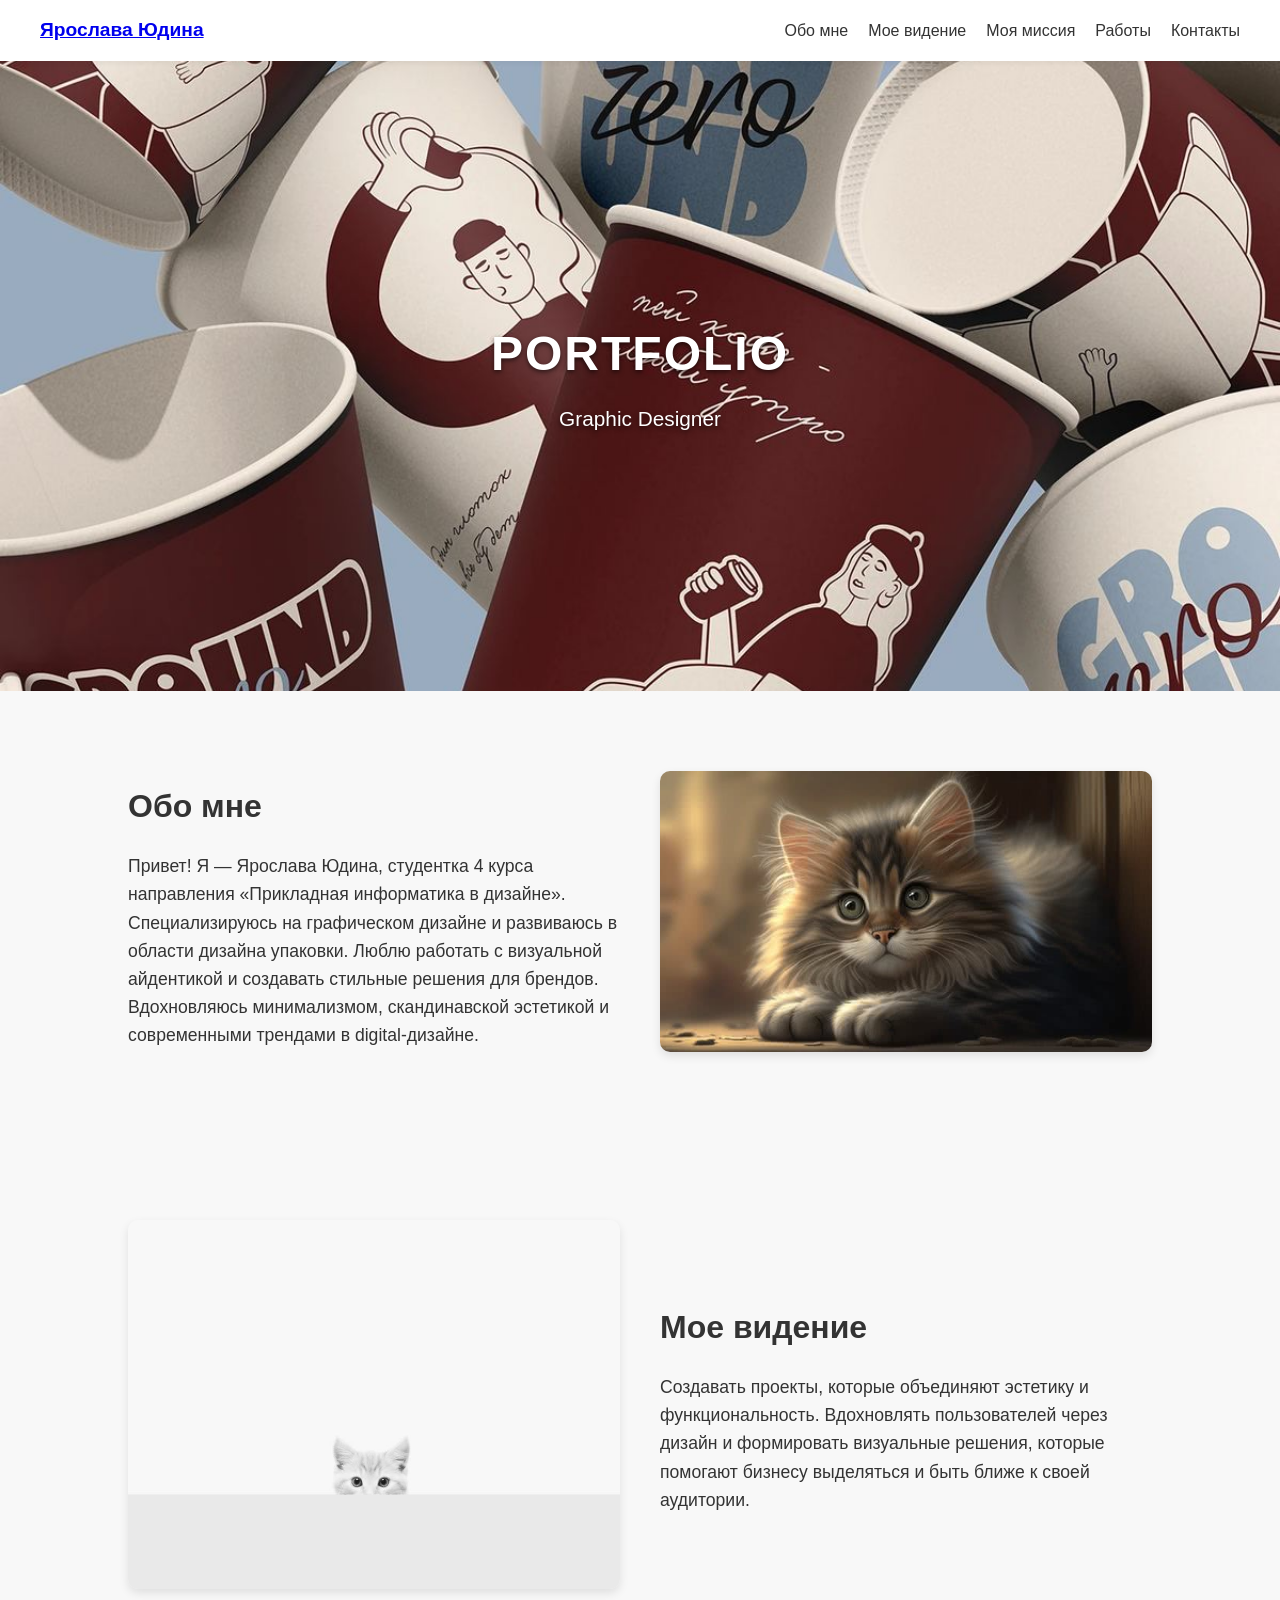
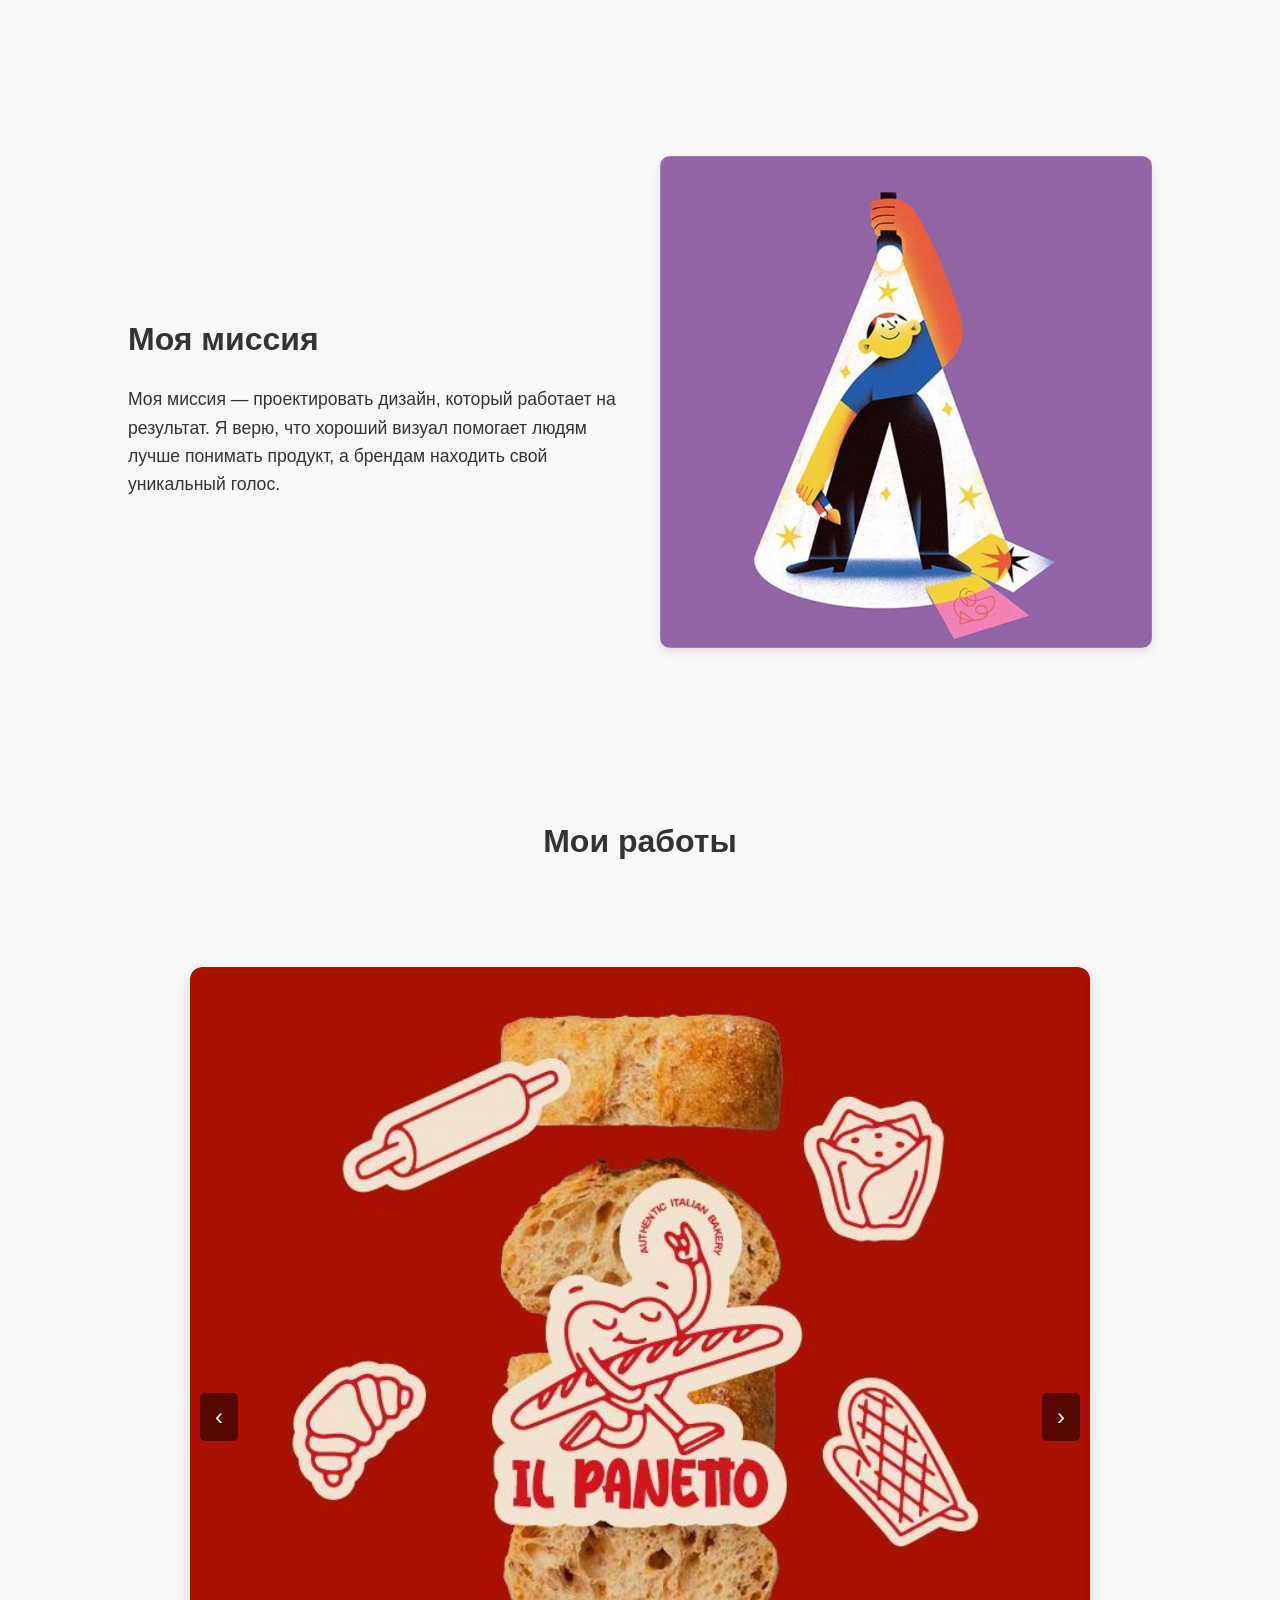
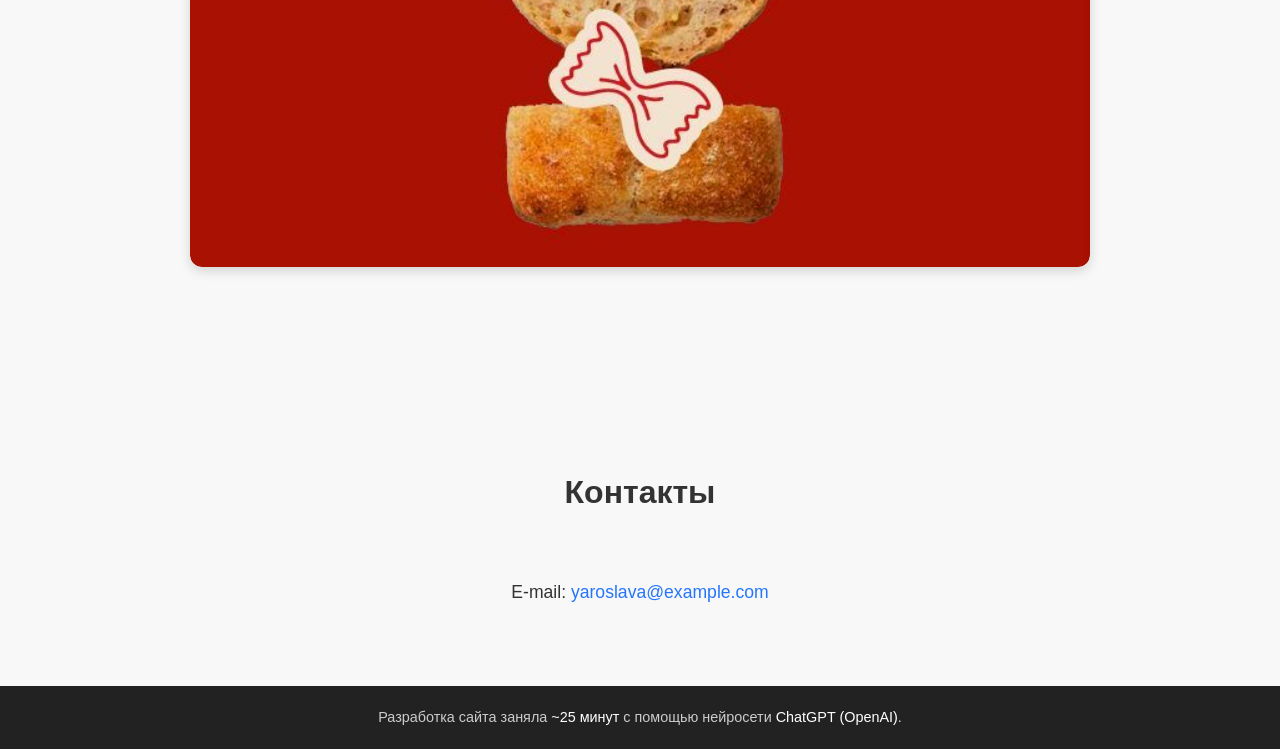
<file: index.html>
<!DOCTYPE html>
<html lang="ru">
<head>
  <meta charset="UTF-8">
  <meta name="viewport" content="width=device-width, initial-scale=1.0">
  <title>Портфолио — Ярослава Юдина</title>
  <link rel="stylesheet" href="style.css">
</head>
<body>

  <!-- Навигация -->
  <nav class="navbar">
    <a href="index.html"><div class="logo">Ярослава Юдина</div></a>
    <ul class="nav-links">
      <li><a href="#about">Обо мне</a></li>
      <li><a href="#vision">Мое видение</a></li>
      <li><a href="#mission">Моя миссия</a></li>
      <li><a href="project-details.html">Работы</a></li>
      <li><a href="#contacts">Контакты</a></li>
    </ul>
  </nav>

  <!-- Hero -->
  <header class="hero">
    <h1>PORTFOLIO</h1>
    <p>Graphic Designer</p>
  </header>

  <!-- Обо мне -->
  <section id="about" class="section about">
    <div class="text">
      <h2>Обо мне</h2>
      <p>Привет! Я — Ярослава Юдина, студентка 4 курса направления «Прикладная информатика в дизайне». Специализируюсь на графическом дизайне и развиваюсь в области дизайна упаковки. Люблю работать с визуальной айдентикой и создавать стильные решения для брендов.</p>
      <p>Вдохновляюсь минимализмом, скандинавской эстетикой и современными трендами в digital-дизайне.</p>
    </div>
    <div class="image">
      <img src="img/заставка1.jpg" alt="Ярослава Юдина">
    </div>
  </section>

  <!-- Vision -->
  <section id="vision" class="section vision">
    <div class="image">
      <img src="img/видение.jpg" alt="Vision">
    </div>
    <div class="text">
      <h2>Мое видение</h2>
      <p>Создавать проекты, которые объединяют эстетику и функциональность. Вдохновлять пользователей через дизайн и формировать визуальные решения, которые помогают бизнесу выделяться и быть ближе к своей аудитории.</p>
    </div>
  </section>

  <!-- Mission -->
  <section id="mission" class="section mission">
    <div class="text">
      <h2>Моя миссия</h2>
      <p>Моя миссия — проектировать дизайн, который работает на результат. Я верю, что хороший визуал помогает людям лучше понимать продукт, а брендам находить свой уникальный голос.</p>
    </div>
    <div class="image">
      <img src="img/миссия.jpg" alt="Mission">
    </div>
  </section>

<!-- Работы -->
<section id="works" class="section works">
  <h2>Мои работы</h2>

  <div class="slider-container">
    <div class="slider" id="slider">
      <div class="slide"><img src="img/работа1.jpg" alt="Работа 1"></div>
      <div class="slide"><img src="img/работа2.jpg" alt="Работа 2"></div>
      <div class="slide"><img src="img/работа3.jpg" alt="Работа 3"></div>
      <div class="slide"><img src="img/работа4.jpg" alt="Работа 4"></div>
    </div>

    <!-- Кнопки -->
    <button class="prev" onclick="prevSlide()">‹</button>
    <button class="next" onclick="nextSlide()">›</button>
  </div>
</section>


  <!-- Контакты -->
  <section id="contacts" class="section contacts">
    <h2>Контакты</h2>
    <p>E-mail: <a href="mailto:yaroslava@example.com">yaroslava@example.com</a></p>
  </section>

  <!-- Footer -->
  <footer>
    Разработка сайта заняла <span>~25 минут</span> с помощью нейросети <span>ChatGPT (OpenAI)</span>.
  </footer>

  <script src="script.js"></script>
</body>
</html>
</file>
<file: style.css>
* {
  margin: 0;
  padding: 0;
  box-sizing: border-box;
  font-family: 'Helvetica Neue', Arial, sans-serif;
}

body {
  background: #f8f8f8;
  color: #333;
  line-height: 1.6;
}

/* Навбар */
.navbar {
  position: sticky;
  top: 0;
  background: #fff;
  display: flex;
  justify-content: space-between;
  align-items: center;
  padding: 15px 40px;
  box-shadow: 0 2px 6px rgba(0,0,0,0.05);
  z-index: 10;
}

.logo {
  font-weight: bold;
  font-size: 1.2rem;
}

.nav-links {
  display: flex;
  gap: 20px;
  list-style: none;
}

.nav-links a {
  text-decoration: none;
  color: #333;
  font-weight: 500;
  transition: color 0.3s;
}

.nav-links a:hover {
  color: #2575fc;
}

/* Hero */
.hero {
  height: 70vh;
  background: url("img/главная.jpg") center/cover no-repeat;
  display: flex;
  flex-direction: column;
  justify-content: center;
  align-items: center;
  color: white;
  text-shadow: 0 2px 5px rgba(0,0,0,0.6);
}

.hero h1 {
  font-size: 3rem;
  letter-spacing: 2px;
}

.hero p {
  font-size: 1.3rem;
  margin-top: 10px;
}

/* Общие секции */
.section {
  display: flex;
  align-items: center;
  justify-content: space-between;
  padding: 80px 10%;
  gap: 40px;
}

.section h2 {
  font-size: 2rem;
  margin-bottom: 20px;
}

.section p {
  font-size: 1.1rem;
}

.section .text, 
.section .image {
  flex: 1;
}

.section img {
  max-width: 100%;
  border-radius: 10px;
  box-shadow: 0 4px 10px rgba(0,0,0,0.1);
}

/* Галерея */
.works {
  flex-direction: column;
  text-align: center;
}

.gallery {
  margin-top: 40px;
  display: grid;
  grid-template-columns: repeat(auto-fit, minmax(250px, 1fr));
  gap: 15px;
}

.gallery img {
  width: 100%;
  border-radius: 10px;
  transition: transform 0.3s;
  cursor: pointer;
}

.gallery img:hover {
  transform: scale(1.05);
}

/* Контакты */
.contacts {
  text-align: center;
  flex-direction: column;
}

.contacts a {
  color: #2575fc;
  text-decoration: none;
}

.contacts a:hover {
  text-decoration: underline;
}
/* Слайдер */
.slider-container {
  position: relative;
  width: 90%;
  max-width: 900px;
  margin: 40px auto;
  overflow: hidden;
  border-radius: 12px;
  box-shadow: 0 4px 12px rgba(0,0,0,0.15);
}

.slider {
  display: flex;
  transition: transform 0.5s ease-in-out;
}

.slide {
  min-width: 100%;
}

.slide img {
  width: 100%;
  display: block;
  border-radius: 12px;
}

.prev, .next {
  position: absolute;
  top: 50%;
  transform: translateY(-50%);
  background: rgba(0,0,0,0.5);
  color: white;
  border: none;
  padding: 10px 15px;
  cursor: pointer;
  border-radius: 5px;
  font-size: 24px;
  z-index: 5;
}

.prev {
  left: 10px;
}

.next {
  right: 10px;
}

.prev:hover, .next:hover {
  background: rgba(0,0,0,0.7);
}


/* Footer */
footer {
  text-align: center;
  padding: 20px;
  background: #222;
  color: #ccc;
  font-size: 0.9rem;
}

footer span {
  color: #fff;
}

/* Адаптив */
@media (max-width: 900px) {
  .section {
    flex-direction: column;
    text-align: center;
  }
}

/* Стили для страницы деталей проекта */
.project-details {
  padding: 80px 10%;
  max-width: 1200px;
  margin: 0 auto;
}

.project-details h1 {
  font-size: 2.5rem;
  margin-bottom: 40px;
  text-align: center;
}

.project-info {
  display: grid;
  grid-template-columns: 1fr 2fr;
  gap: 60px;
  margin-bottom: 60px;
}

.project-meta {
  background: #f8f8f8;
  padding: 30px;
  border-radius: 10px;
  height: fit-content;
}

.meta-item {
  margin-bottom: 25px;
}

.meta-item h3 {
  font-size: 0.9rem;
  color: #666;
  margin-bottom: 5px;
  text-transform: uppercase;
  letter-spacing: 1px;
}

.meta-item p {
  font-size: 1.1rem;
  color: #333;
}

.project-description h2 {
  font-size: 1.8rem;
  margin-bottom: 20px;
}

.project-description h3 {
  font-size: 1.3rem;
  margin: 30px 0 15px 0;
  color: #2575fc;
}

.project-gallery {
  display: grid;
  gap: 30px;
  margin-bottom: 50px;
}

.gallery-item img {
  width: 100%;
  border-radius: 10px;
  box-shadow: 0 4px 15px rgba(0,0,0,0.1);
}

.project-navigation {
  text-align: center;
}

.btn-back {
  display: inline-block;
  padding: 12px 30px;
  background: #2575fc;
  color: white;
  text-decoration: none;
  border-radius: 5px;
  transition: background 0.3s;
}

.btn-back:hover {
  background: #1a5fd6;
}

/* Адаптивность для страницы проекта */
@media (max-width: 900px) {
  .project-info {
    grid-template-columns: 1fr;
    gap: 40px;
  }
  
  .project-details {
    padding: 60px 5%;
  }
}

@media (max-width: 600px) {
  .project-details h1 {
    font-size: 2rem;
  }
  
  .project-meta {
    padding: 20px;
  }
}
</file>
